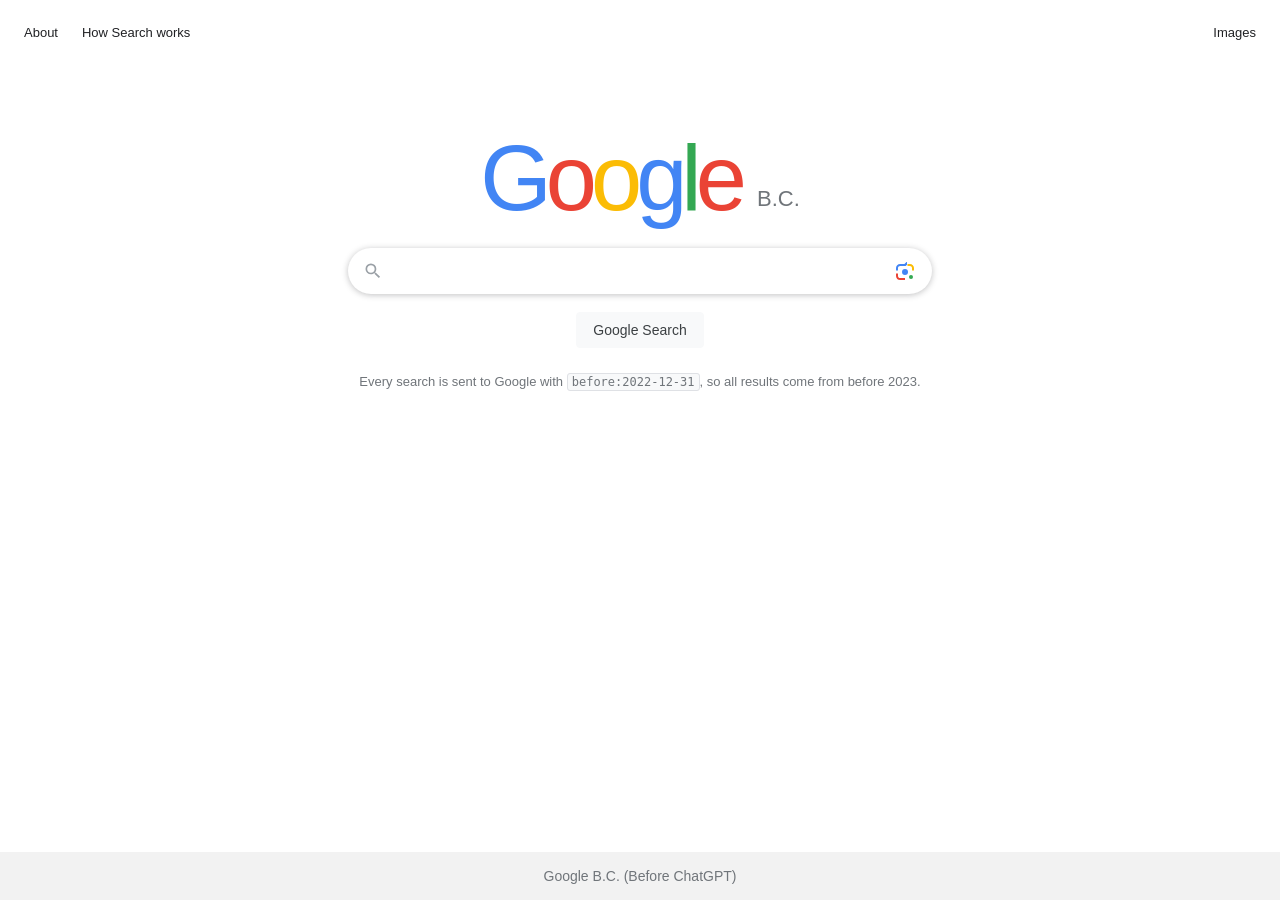
<file: index.html>
<!DOCTYPE html>
<html lang="en">
<head>
<meta charset="utf-8">
<meta name="viewport" content="width=device-width, initial-scale=1">
<title>Google B.C.</title>
<meta name="description" content="Google B.C. (Before ChatGPT): the Google search landing page, but every search only returns results from before 2023.">
<link rel="icon" href="favicon.svg" type="image/svg+xml">
<link rel="stylesheet" href="style.css">
</head>
<body>

<header class="top">
  <nav class="top-left" aria-label="Primary">
    <a href="https://github.com/alvations/google-bc#about">About</a>
    <a href="how-search-works.html">How Search works</a>
  </nav>
  <nav class="top-right" aria-label="Secondary">
    <a href="?tbm=isch" id="images-link">Images</a>
  </nav>
</header>

<main class="center">
  <h1 class="logo" aria-label="Google B.C.">
    <span class="c-blue">G</span><span class="c-red">o</span><span class="c-yellow">o</span><span class="c-blue">g</span><span class="c-green">l</span><span class="c-red">e</span><span class="bc">B.C.</span>
  </h1>
  <div class="mode-label" id="mode-label" hidden>Images</div>

  <form id="search-form" class="search" action="https://www.google.com/search" method="get" role="search">
    <div class="box">
      <svg class="magnifier" focusable="false" viewBox="0 0 24 24" aria-hidden="true"><path d="M15.5 14h-.79l-.28-.27A6.471 6.471 0 0 0 16 9.5 6.5 6.5 0 1 0 9.5 16c1.61 0 3.09-.59 4.23-1.57l.27.28v.79l5 4.99L20.49 19l-4.99-5zm-6 0C7.01 14 5 11.99 5 9.5S7.01 5 9.5 5 14 7.01 14 9.5 11.99 14 9.5 14z"/></svg>
      <input type="text" name="q" id="q" autocomplete="off" autocapitalize="off" autocorrect="off" spellcheck="false" autofocus aria-label="Search" title="Search">
      <button type="button" class="lens-btn" id="lens-btn" aria-label="Search by image" title="Search by image">
        <svg focusable="false" viewBox="0 0 192 192" aria-hidden="true"><rect fill="none" height="192" width="192"/><g><circle fill="#34a853" cx="144.07" cy="144" r="16"/><circle fill="#4285f4" cx="96.07" cy="104" r="24"/><path fill="#ea4335" d="M24,135.2c0,18.11,14.69,32.8,32.8,32.8H96v-16H56.8c-9.28,0-16.8-7.52-16.8-16.8V116H24V135.2z"/><path fill="#fbbc04" d="M168,72.8c0-18.11-14.69-32.8-32.8-32.8H116v16h19.2c9.28,0,16.8,7.52,16.8,16.8V92h16V72.8z"/><path fill="#4285f4" d="M112,24l-4.34,0l-6.02,6.02v0L91.61,40H56.8C38.69,40,24,54.69,24,72.8V92h16V72.8c0-9.28,7.52-16.8,16.8-16.8h44.13L112,45.11V24z"/></g></svg>
      </button>
    </div>
    <div class="buttons">
      <button type="submit" id="btn-search">Google Search</button>
    </div>
    <p class="notice" id="notice">Every search is sent to Google with <code>before:2022-12-31</code>, so all results come from before 2023.</p>
    <noscript><p class="notice">JavaScript is off, so the date filter cannot be added automatically. Type <code>before:2022-12-31</code> after your query.</p></noscript>
  </form>
</main>

<footer class="bottom">
  <div class="links">
    <div class="bottom-left"></div>
    <div class="tagline">Google B.C. (Before ChatGPT)</div>
    <div class="bottom-right"></div>
  </div>
</footer>

<div class="overlay" id="lens-overlay" hidden>
  <div class="dialog" role="dialog" aria-modal="true" aria-labelledby="lens-title">
    <div class="dialog-head">
      <span id="lens-title">Search any image with Google Lens (before 2023)</span>
      <button type="button" class="close-btn" id="lens-close" aria-label="Close">&#x2715;</button>
    </div>
    <form id="upload-form" method="post" action="https://www.google.com/searchbyimage/upload" enctype="multipart/form-data">
      <input type="hidden" name="image_content" value="">
      <input type="hidden" name="q" value="before:2022-12-31">
      <label class="drop" id="drop-zone" for="file-input">
        <svg focusable="false" viewBox="0 0 24 24" aria-hidden="true"><path fill="#4285f4" d="M19 7v2.99s-1.99.01-2 0V7h-3s.01-1.99 0-2h3V2h2v3h3v2h-3zm-3 4V8h-3V5H5c-1.1 0-2 .9-2 2v12c0 1.1.9 2 2 2h12c1.1 0 2-.9 2-2v-8h-3zM5 19l3-4 2 3 3-4 4 5H5z"/></svg>
        <span>Drag an image here or <span class="link">upload a file</span></span>
        <input type="file" name="encoded_image" id="file-input" accept="image/*">
      </label>
    </form>
    <div class="or"><span>OR</span></div>
    <form id="url-form" class="url-row">
      <input type="url" id="image-url" placeholder="Paste image link" aria-label="Paste image link" autocomplete="off">
      <button type="submit">Search</button>
    </form>
  </div>
</div>

<script src="app.js"></script>
</body>
</html>
</file>
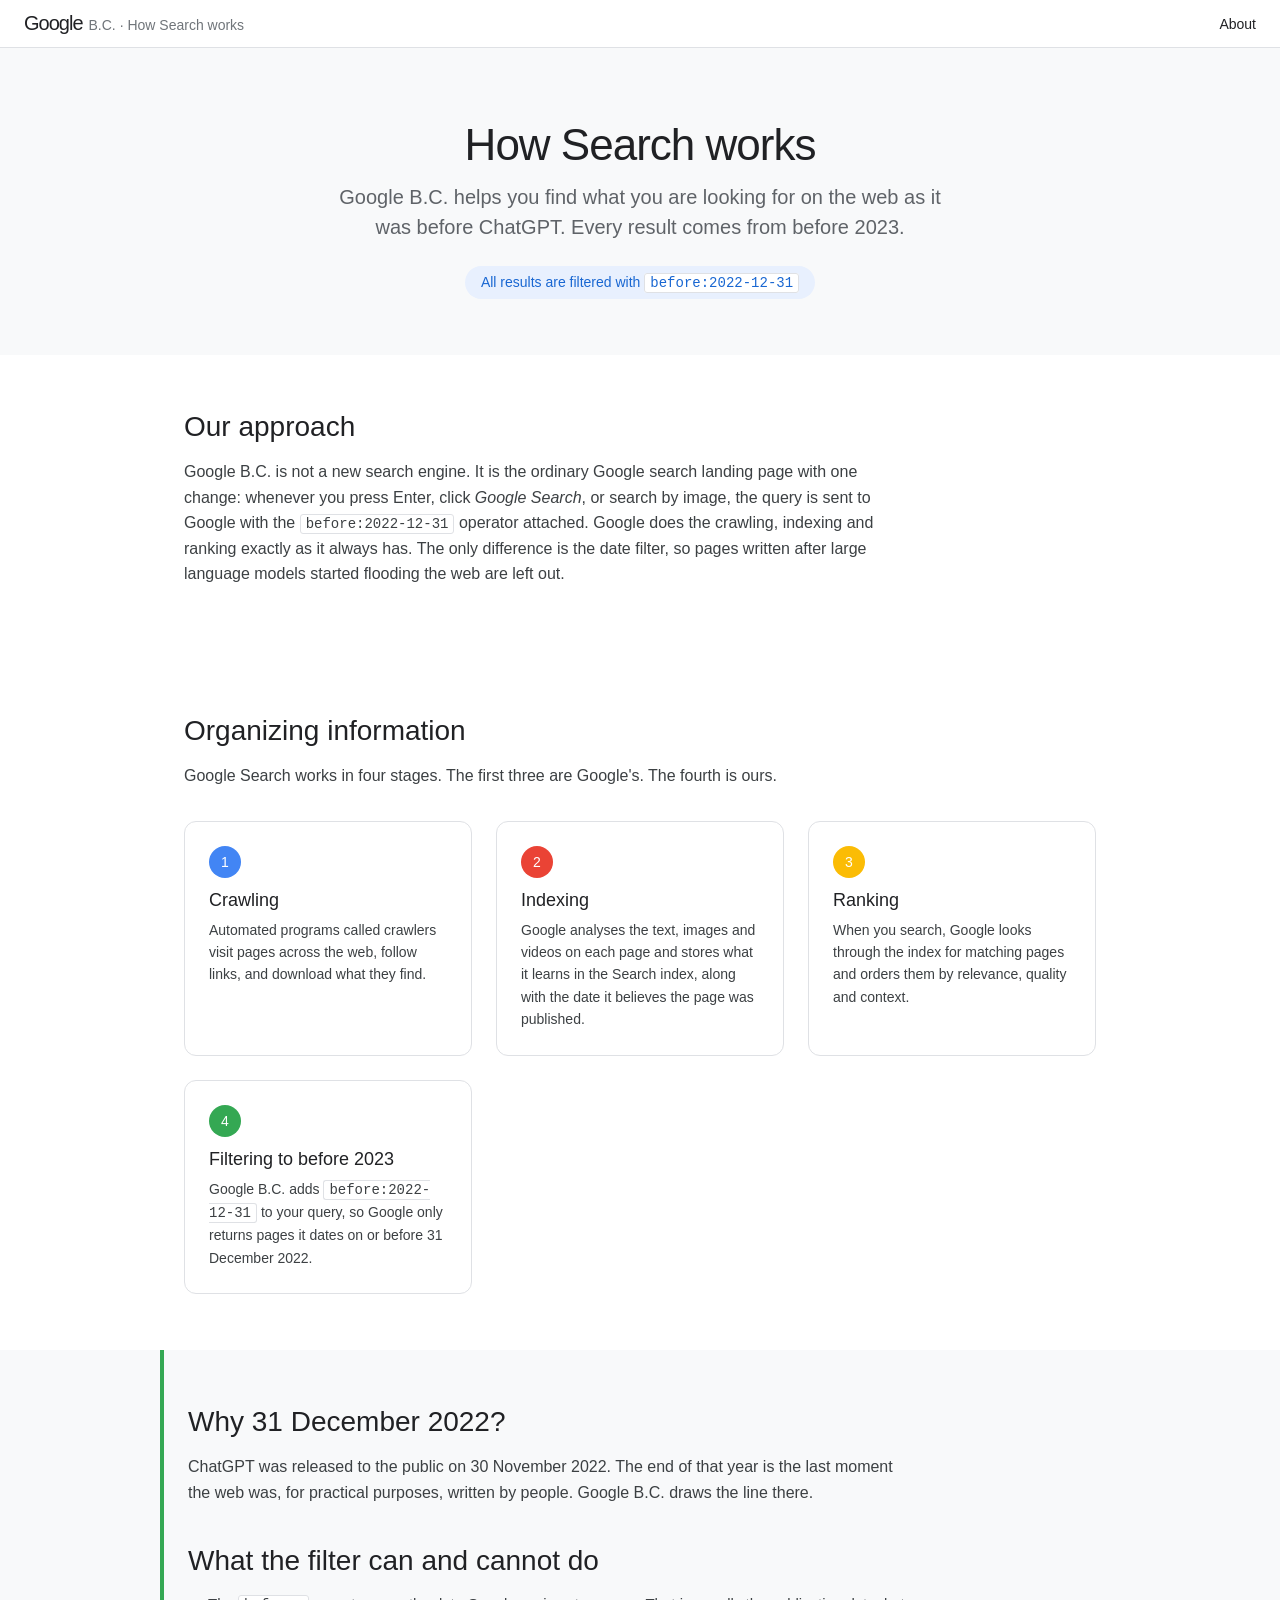
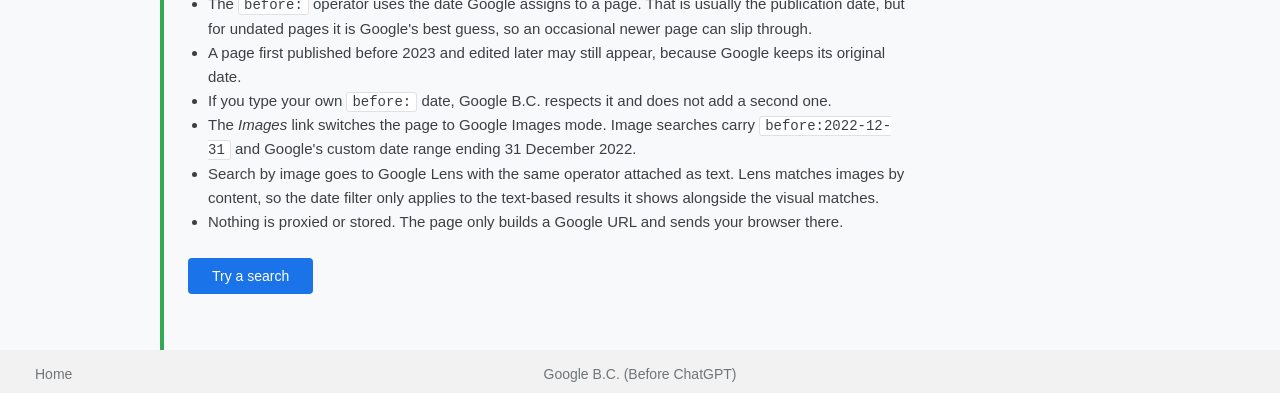
<file: how-search-works.html>
<!DOCTYPE html>
<html lang="en">
<head>
<meta charset="utf-8">
<meta name="viewport" content="width=device-width, initial-scale=1">
<title>How Search works · Google B.C.</title>
<meta name="description" content="How Google B.C. Search works: crawling, indexing and ranking as usual, then every result is limited to pages from before 2023.">
<link rel="icon" href="favicon.svg" type="image/svg+xml">
<link rel="stylesheet" href="style.css">
<style>
  .hsw { flex: 1; }
  .hsw-nav {
    display: flex; align-items: center; gap: 24px;
    padding: 12px 24px; border-bottom: 1px solid var(--border); font-size: 14px;
  }
  .hsw-nav .brand { font-size: 20px; display: flex; align-items: baseline; gap: 6px; }
  .hsw-nav .brand .word { letter-spacing: -1px; font-weight: 500; }
  .hsw-nav .brand .sub { color: var(--muted); font-size: 14px; }
  .hero { text-align: center; padding: 72px 20px 56px; background: #f8f9fa; }
  .hero h1 { font-size: 44px; font-weight: 400; margin: 0 0 12px; letter-spacing: -1px; }
  .hero p { font-size: 20px; color: #5f6368; max-width: 620px; margin: 0 auto; line-height: 1.5; }
  .hero .pill {
    display: inline-block; margin-top: 24px; padding: 8px 16px; border-radius: 20px;
    background: #e8f0fe; color: #1967d2; font-size: 14px;
  }
  .section { max-width: 960px; margin: 0 auto; padding: 56px 24px; }
  .section h2 { font-size: 28px; font-weight: 400; margin: 0 0 12px; }
  .section p { font-size: 16px; line-height: 1.6; color: #3c4043; max-width: 720px; }
  .cards { display: grid; grid-template-columns: repeat(auto-fit, minmax(220px, 1fr)); gap: 24px; margin-top: 32px; }
  .card { border: 1px solid var(--border); border-radius: 12px; padding: 24px; }
  .card .num { display: inline-block; width: 32px; height: 32px; border-radius: 50%; color: #fff; text-align: center; line-height: 32px; font-size: 14px; margin-bottom: 12px; }
  .card h3 { margin: 0 0 8px; font-size: 18px; font-weight: 500; }
  .card p { font-size: 14px; margin: 0; }
  .n1 { background: var(--blue); } .n2 { background: var(--red); } .n3 { background: var(--yellow); } .n4 { background: var(--green); }
  .highlight { background: #f8f9fa; }
  .highlight .section { border-left: 4px solid var(--green); }
  code { font-family: Menlo, Consolas, monospace; font-size: 14px; background: #fff; border: 1px solid var(--border); border-radius: 3px; padding: 1px 5px; }
  ul.notes { font-size: 15px; line-height: 1.6; color: #3c4043; max-width: 720px; padding-left: 20px; }
  .try { margin-top: 24px; }
  .try a {
    display: inline-block; background: #1a73e8; color: #fff; padding: 10px 24px; border-radius: 4px; font-size: 14px;
  }
  .try a:hover { background: #1765cc; text-decoration: none; }
</style>
</head>
<body>

<div class="hsw">
  <nav class="hsw-nav">
    <a class="brand" href="index.html" aria-label="Google B.C. home">
      <span class="word"><span class="c-blue">G</span><span class="c-red">o</span><span class="c-yellow">o</span><span class="c-blue">g</span><span class="c-green">l</span><span class="c-red">e</span></span>
      <span class="sub">B.C. · How Search works</span>
    </a>
    <a href="https://github.com/alvations/google-bc#about" style="margin-left:auto">About</a>
  </nav>

  <section class="hero">
    <h1>How Search works</h1>
    <p>Google B.C. helps you find what you are looking for on the web as it was before ChatGPT. Every result comes from before 2023.</p>
    <span class="pill">All results are filtered with <code>before:2022-12-31</code></span>
  </section>

  <section class="section">
    <h2>Our approach</h2>
    <p>Google B.C. is not a new search engine. It is the ordinary Google search landing page with one change: whenever you press Enter, click <em>Google Search</em>, or search by image, the query is sent to Google with the <code>before:2022-12-31</code> operator attached. Google does the crawling, indexing and ranking exactly as it always has. The only difference is the date filter, so pages written after large language models started flooding the web are left out.</p>
  </section>

  <section class="section">
    <h2>Organizing information</h2>
    <p>Google Search works in four stages. The first three are Google's. The fourth is ours.</p>
    <div class="cards">
      <div class="card">
        <span class="num n1">1</span>
        <h3>Crawling</h3>
        <p>Automated programs called crawlers visit pages across the web, follow links, and download what they find.</p>
      </div>
      <div class="card">
        <span class="num n2">2</span>
        <h3>Indexing</h3>
        <p>Google analyses the text, images and videos on each page and stores what it learns in the Search index, along with the date it believes the page was published.</p>
      </div>
      <div class="card">
        <span class="num n3">3</span>
        <h3>Ranking</h3>
        <p>When you search, Google looks through the index for matching pages and orders them by relevance, quality and context.</p>
      </div>
      <div class="card">
        <span class="num n4">4</span>
        <h3>Filtering to before 2023</h3>
        <p>Google B.C. adds <code>before:2022-12-31</code> to your query, so Google only returns pages it dates on or before 31 December 2022.</p>
      </div>
    </div>
  </section>

  <div class="highlight">
    <section class="section">
      <h2>Why 31 December 2022?</h2>
      <p>ChatGPT was released to the public on 30 November 2022. The end of that year is the last moment the web was, for practical purposes, written by people. Google B.C. draws the line there.</p>
      <h2 style="margin-top:40px">What the filter can and cannot do</h2>
      <ul class="notes">
        <li>The <code>before:</code> operator uses the date Google assigns to a page. That is usually the publication date, but for undated pages it is Google's best guess, so an occasional newer page can slip through.</li>
        <li>A page first published before 2023 and edited later may still appear, because Google keeps its original date.</li>
        <li>If you type your own <code>before:</code> date, Google B.C. respects it and does not add a second one.</li>
        <li>The <em>Images</em> link switches the page to Google Images mode. Image searches carry <code>before:2022-12-31</code> and Google's custom date range ending 31 December 2022.</li>
        <li>Search by image goes to Google Lens with the same operator attached as text. Lens matches images by content, so the date filter only applies to the text-based results it shows alongside the visual matches.</li>
        <li>Nothing is proxied or stored. The page only builds a Google URL and sends your browser there.</li>
      </ul>
      <div class="try"><a href="index.html">Try a search</a></div>
    </section>
  </div>
</div>

<footer class="bottom">
  <div class="links">
    <div class="bottom-left"><a href="index.html">Home</a></div>
    <div class="tagline">Google B.C. (Before ChatGPT)</div>
    <div class="bottom-right"></div>
  </div>
</footer>

</body>
</html>
</file>
<file: style.css>
:root {
  --blue: #4285f4;
  --red: #ea4335;
  --yellow: #fbbc05;
  --green: #34a853;
  --text: #202124;
  --muted: #70757a;
  --border: #dfe1e5;
  --btn-bg: #f8f9fa;
  --footer-bg: #f2f2f2;
}
* { box-sizing: border-box; }
html, body { height: 100%; }
body {
  margin: 0;
  font-family: Arial, Helvetica, sans-serif;
  font-size: 14px;
  color: var(--text);
  background: #fff;
  display: flex;
  flex-direction: column;
  min-height: 100vh;
}
a { color: inherit; text-decoration: none; }
a:hover { text-decoration: underline; }

/* Header */
.top {
  display: flex;
  justify-content: space-between;
  align-items: center;
  padding: 6px 12px 0 12px;
  height: 60px;
  font-size: 13px;
}
.top nav a { padding: 8px; margin: 0 4px; line-height: 24px; }
.top-left, .top-right { display: flex; align-items: center; }

/* Center */
.center {
  flex: 1;
  display: flex;
  flex-direction: column;
  align-items: center;
  justify-content: flex-start;
  padding: 0 20px;
  margin-top: max(8vh, 40px);
}
.logo {
  margin: 0 0 24px;
  font-family: "Product Sans", "Google Sans", Arial, Helvetica, sans-serif;
  font-size: 92px;
  font-weight: 500;
  line-height: 1;
  letter-spacing: -6px;
  display: flex;
  align-items: baseline;
  user-select: none;
}
.logo .c-blue { color: var(--blue); }
.logo .c-red { color: var(--red); }
.logo .c-yellow { color: var(--yellow); }
.logo .c-green { color: var(--green); }
.logo .bc {
  font-family: Arial, Helvetica, sans-serif;
  font-size: 22px;
  font-weight: 400;
  letter-spacing: 0;
  color: var(--muted);
  margin-left: 16px;
  position: relative;
  top: -4px;
}

.mode-label {
  margin: -16px 0 24px;
  color: var(--muted);
  font-size: 16px;
  letter-spacing: 1px;
  text-transform: uppercase;
}
.mode-label[hidden] { display: none; }

/* Search box */
.search { width: 100%; max-width: 584px; }
.box {
  display: flex;
  align-items: center;
  height: 46px;
  border: 1px solid var(--border);
  border-radius: 24px;
  padding: 0 14px;
  background: #fff;
}
.box:hover, .box:focus-within {
  box-shadow: 0 1px 6px rgba(32, 33, 36, .28);
  border-color: rgba(223, 225, 229, 0);
}
.magnifier { width: 20px; height: 20px; fill: #9aa0a6; margin-right: 13px; flex: none; }
.box input {
  flex: 1;
  border: 0;
  outline: 0;
  font: 16px Arial, Helvetica, sans-serif;
  color: var(--text);
  background: transparent;
  min-width: 0;
}
.lens-btn {
  border: 0;
  background: none;
  padding: 0;
  margin-left: 8px;
  width: 24px;
  height: 24px;
  cursor: pointer;
  flex: none;
}
.lens-btn svg { width: 24px; height: 24px; }
.buttons { display: flex; justify-content: center; gap: 12px; padding-top: 18px; flex-wrap: wrap; }
.buttons button {
  background: var(--btn-bg);
  border: 1px solid var(--btn-bg);
  border-radius: 4px;
  color: #3c4043;
  font: 14px Arial, Helvetica, sans-serif;
  height: 36px;
  padding: 0 16px;
  cursor: pointer;
}
.buttons button:hover {
  border-color: #dadce0;
  box-shadow: 0 1px 1px rgba(0, 0, 0, .1);
  color: var(--text);
}
.notice {
  text-align: center;
  color: var(--muted);
  font-size: 13px;
  margin: 26px 0 0;
}
.notice code {
  font-family: Menlo, Consolas, monospace;
  font-size: 12px;
  background: var(--btn-bg);
  border: 1px solid var(--border);
  border-radius: 3px;
  padding: 1px 4px;
}

/* Footer */
.bottom { background: var(--footer-bg); color: var(--muted); font-size: 14px; }
.links {
  display: grid;
  grid-template-columns: 1fr auto 1fr;
  align-items: center;
  padding: 0 20px;
  min-height: 48px;
}
.bottom-left { justify-self: start; }
.tagline { justify-self: center; text-align: center; padding: 15px 8px; }
.bottom-right { justify-self: end; }
.links a { display: inline-block; padding: 15px; white-space: nowrap; }
@media (max-width: 600px) {
  .links { grid-template-columns: 1fr; }
  .bottom-left, .bottom-right, .tagline { justify-self: center; padding-top: 4px; padding-bottom: 4px; }
  .links { padding-top: 8px; padding-bottom: 8px; }
}

/* Search-by-image dialog */
.overlay[hidden] { display: none; }
.overlay {
  position: fixed;
  inset: 0;
  background: rgba(0, 0, 0, .35);
  display: flex;
  align-items: flex-start;
  justify-content: center;
  padding: 120px 16px 16px;
  z-index: 10;
}
.dialog {
  background: #fff;
  border-radius: 24px;
  width: 100%;
  min-width: 0;
  max-width: 584px;
  padding: 20px;
  box-shadow: 0 4px 16px rgba(0, 0, 0, .25);
}
.dialog-head { display: flex; justify-content: space-between; align-items: center; gap: 8px; font-size: 16px; margin-bottom: 16px; }
.dialog-head span { min-width: 0; overflow-wrap: anywhere; }
.close-btn { border: 0; background: none; font-size: 16px; cursor: pointer; color: var(--muted); padding: 4px 8px; }
.drop {
  display: flex;
  flex-direction: column;
  align-items: center;
  justify-content: center;
  gap: 12px;
  height: 180px;
  border: 1px dashed #c4c7c5;
  border-radius: 8px;
  background: var(--btn-bg);
  color: var(--muted);
  font-size: 16px;
  cursor: pointer;
}
.drop.hover { border-color: var(--blue); background: #e8f0fe; }
.drop svg { width: 48px; height: 48px; }
.drop .link { color: #1a73e8; }
.drop input[type="file"] { position: absolute; width: 1px; height: 1px; opacity: 0; overflow: hidden; }
.or { display: flex; align-items: center; gap: 12px; margin: 16px 0; color: var(--muted); font-size: 12px; }
.or::before, .or::after { content: ""; flex: 1; border-top: 1px solid var(--border); }
.url-row { display: flex; gap: 12px; }
.url-row input {
  flex: 1;
  height: 40px;
  border: 1px solid var(--border);
  border-radius: 20px;
  padding: 0 16px;
  font: 14px Arial, Helvetica, sans-serif;
  min-width: 0;
}
.url-row button {
  height: 40px;
  padding: 0 20px;
  border-radius: 20px;
  border: 1px solid #dadce0;
  background: #fff;
  color: #1a73e8;
  font: 14px Arial, Helvetica, sans-serif;
  cursor: pointer;
}
.url-row button:hover { background: #f6fafe; }

@media (max-width: 600px) {
  .logo { font-size: 64px; letter-spacing: -4px; }
  .logo .bc { font-size: 16px; margin-left: 10px; }
  .center { margin-top: 24px; }
}
</file>
